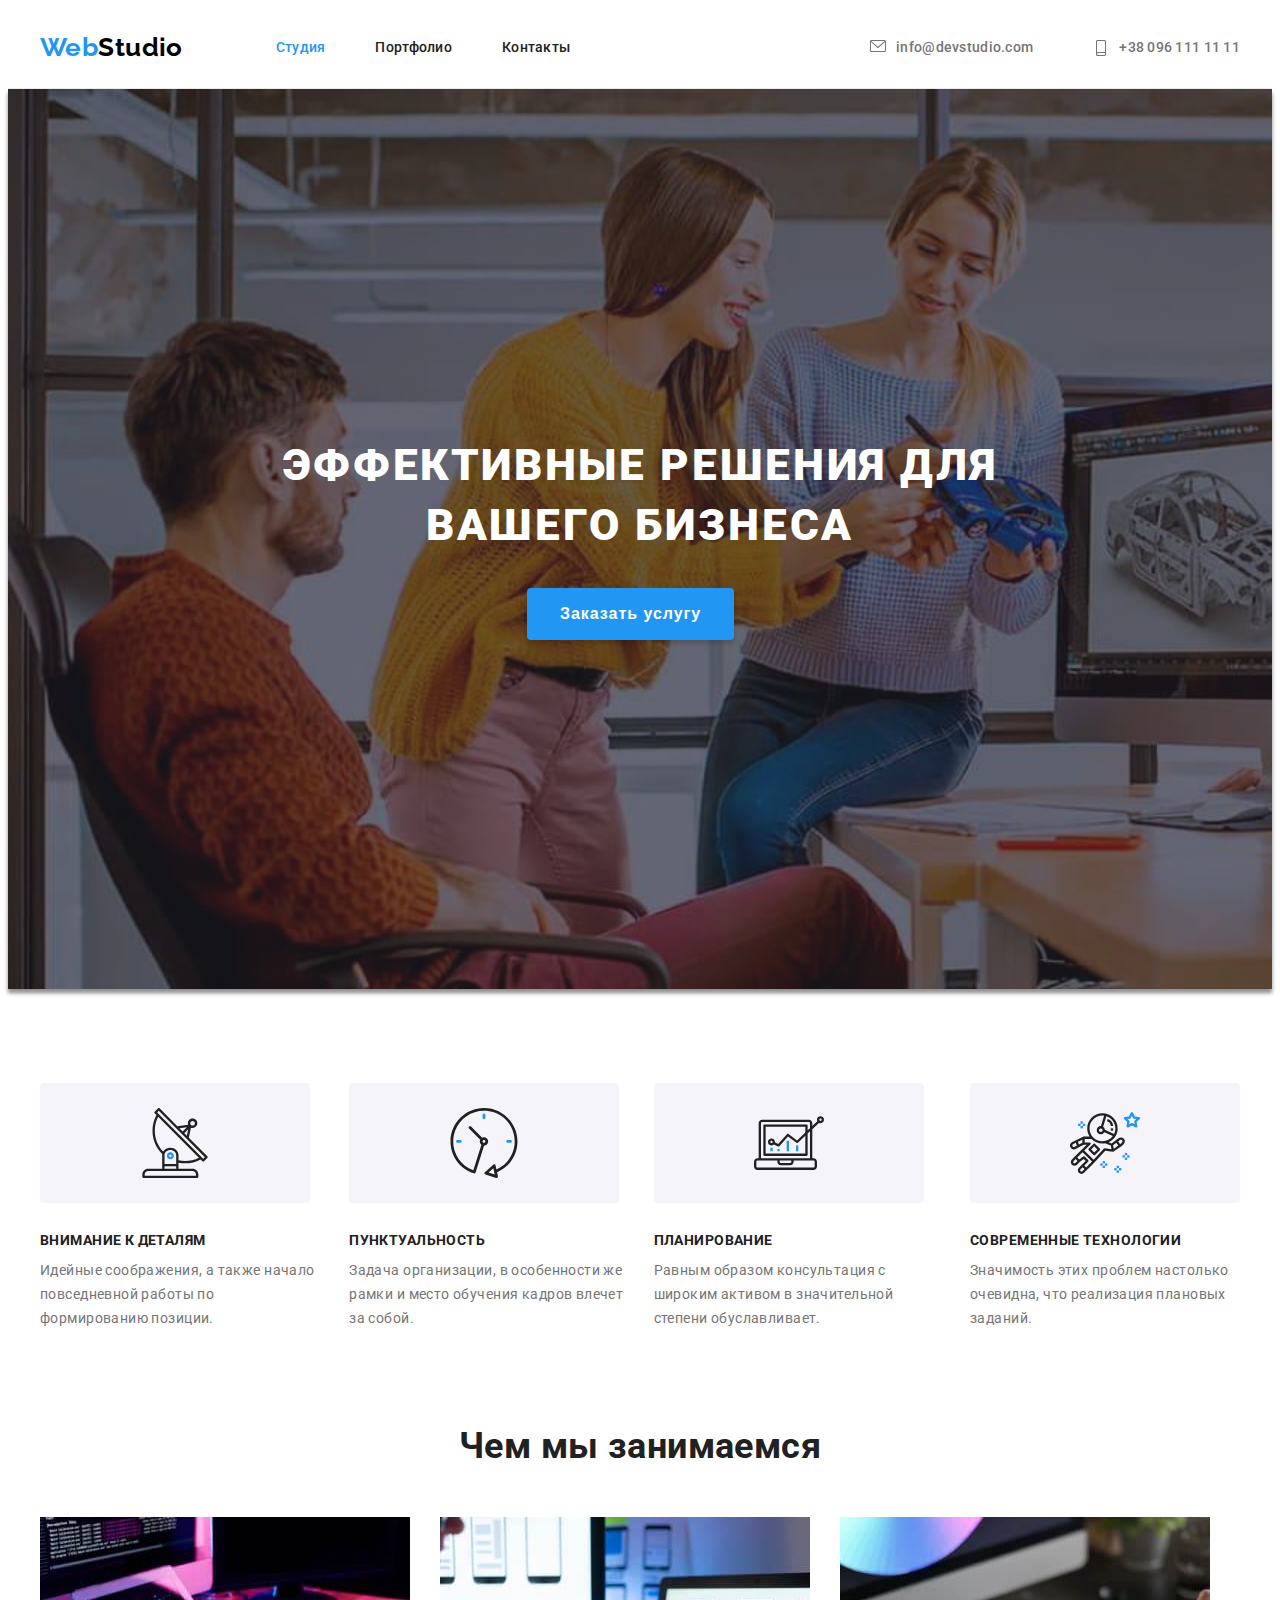
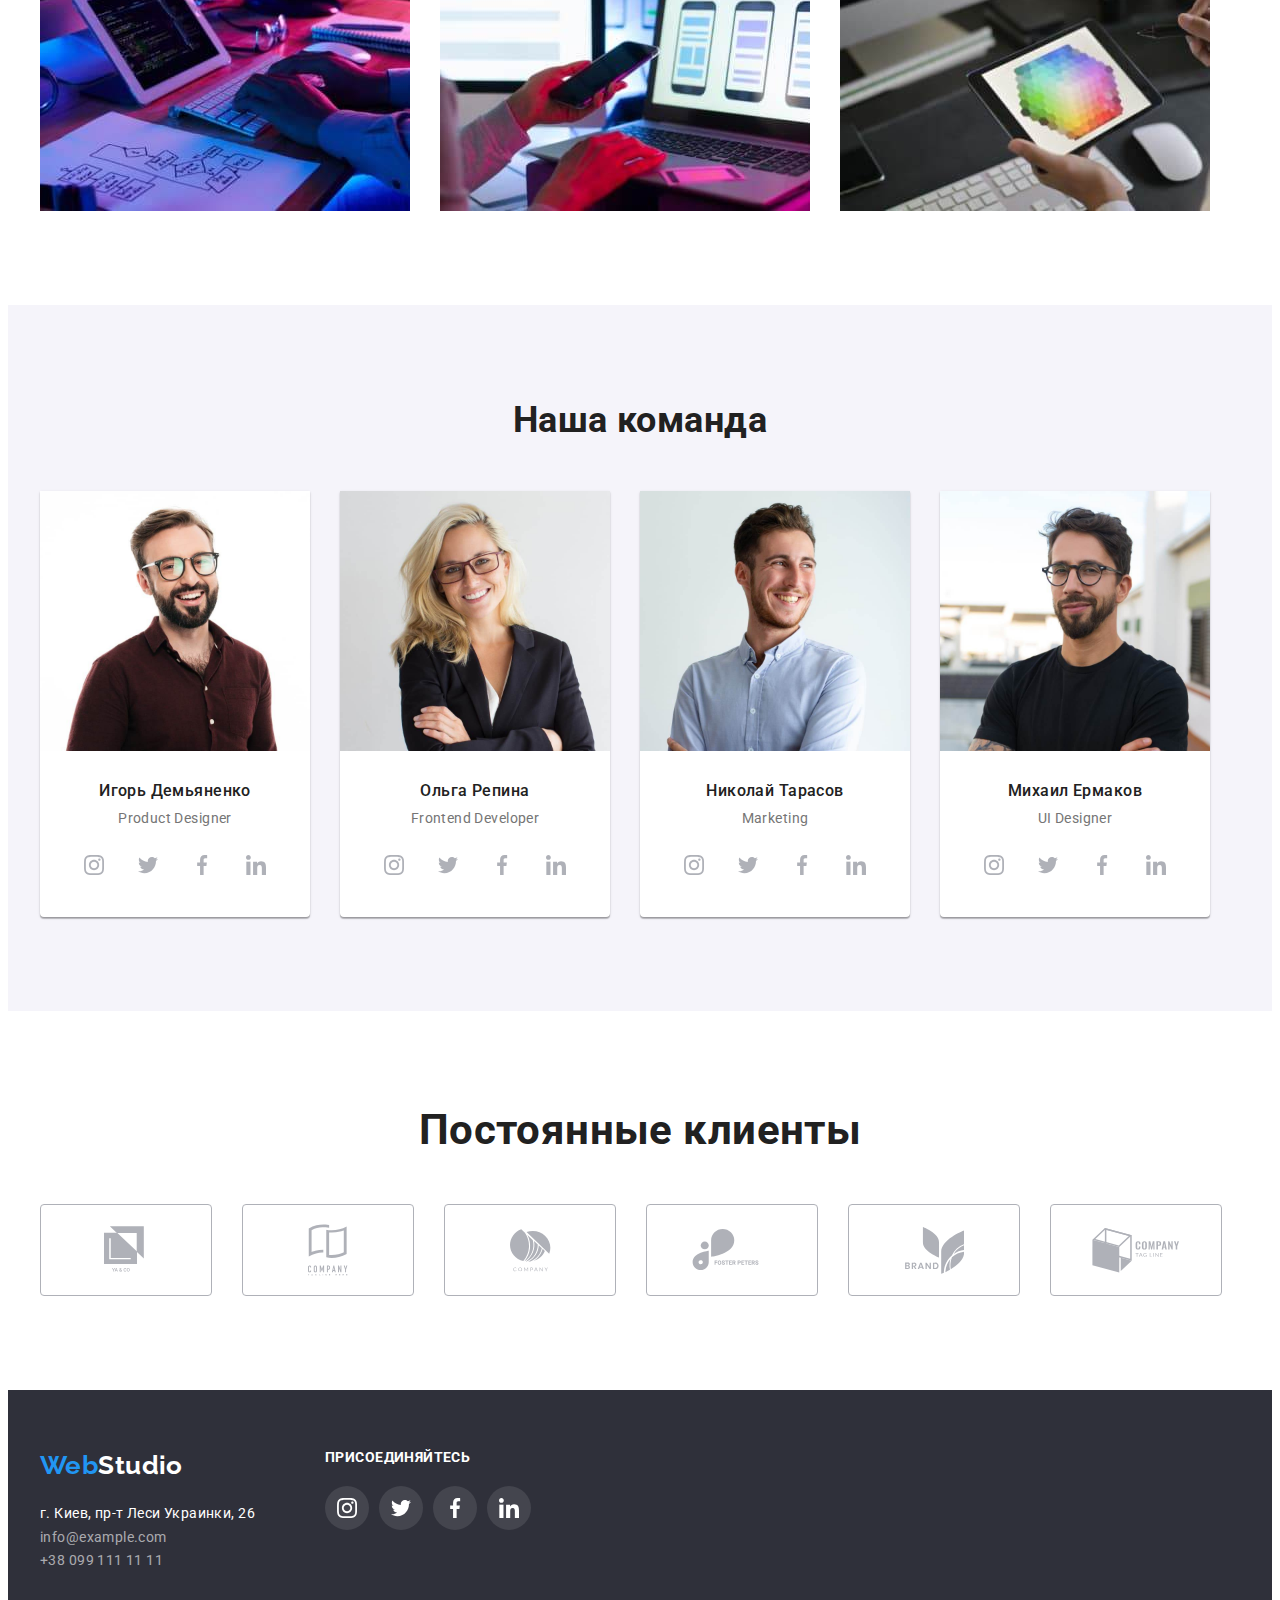
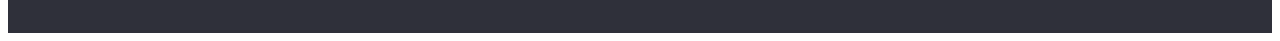
<file: index.html>
<!DOCTYPE html>
<html lang="ru">
  <head>
    <meta charset="UTF-8" />
    <meta name="viewport" content="width=device-width, initial-scale=1.0" />
    <title>Веб-студия</title>
    <link
      rel="stylesheet"
      href="https://cdnjs.cloudflare.com/ajax/libs/modern-normalize/1.0.0/modern-normalize.min.css"
      integrity="sha512-ISS7cAi1PEhQ8jnbJpJZMd29NlhNj4AWYyLOSp2CE/CsHxTCu+r+t0D2yoJudVrd0/8fTVPUVDzY5Tvli75u/g=="
      crossorigin="anonymous"
    />
    <link rel="preconnect" href="https://fonts.gstatic.com" />
    <link
      href="https://fonts.googleapis.com/css2?family=Raleway:wght@700&family=Roboto:wght@400;500;700;900&display=swap"
      rel="stylesheet"
    />
    <link rel="stylesheet" href="./css/styles.css" />
  </head>

  <body>
    <!--Шапка сайта-->
    <header>
      <!--Основная навигация сайта-->
      <div class="container flex">
        <nav class="main-nav flex">
          <a href="./index.html" class="logo">
            <span class="logo-start">Web</span
            ><span class="logo-end">Studio</span>
          </a>
          <ul class="nav-site list flex">
            <li class="item">
              <a href="./index.html" class="nav-link current">Студия</a>
            </li>
            <li class="item">
              <a href="./portfolio.html" class="nav-link">Портфолио</a>
            </li>
            <li class="item">
              <a href="./index.html" class="nav-link">Контакты</a>
            </li>
          </ul>
        </nav>
        <ul class="contact list flex">
          <li class="item">
            <a href="mailto:info@devstudio.com" class="contact-link flex">
              <svg class="contact-icon" width="16" height="12">
                <use href="./images/sprite.svg#icon-envelope"></use>
              </svg>
              info@devstudio.com
            </a>
          </li>

          <li class="item">
            <a href="tel:+380961111111" class="contact-link flex">
              <svg class="contact-icon" width="10" height="16">
                <use href="./images/sprite.svg#icon-smartphone"></use>
              </svg>
              +38 096 111 11 11
            </a>
          </li>
        </ul>
      </div>
    </header>

    <!--Главная страница контента-->
    <main>
      <!--Герой-->
      <section class="hero-overlay">
        <div class="container flex">
          <div class="hero-content">
            <h1 class="hero-title">Эффективные решения для вашего бизнеса</h1>
            <button class="button" type="button">Заказать услугу</button>
          </div>
        </div>
      </section>
      <!--Особенности-->
      <section class="features flex">
        <div class="container">
          <h2 class="visually-hidden">Особенности</h2>
          <ul class="features-info list flex">
            <li class="item">
              <div class="features-icon">
                <svg width="70" height="70">
                  <use href="./images/sprite.svg#icon-antenna"></use>
                </svg>
              </div>
              <h3 class="features-title">Внимание к деталям</h3>
              <p class="features-text">
                Идейные соображения, а также начало повседневной работы по
                формированию позиции.
              </p>
            </li>
            <li class="item">
              <div class="features-icon">
                <svg width="70" height="70">
                  <use href="./images/sprite.svg#icon-clock"></use>
                </svg>
              </div>
              <h3 class="features-title">Пунктуальность</h3>
              <p class="features-text">
                Задача организации, в особенности же рамки и место обучения
                кадров влечет за собой.
              </p>
            </li>
            <li class="item">
              <div class="features-icon">
                <svg width="70" height="70">
                  <use href="./images/sprite.svg#icon-diagram"></use>
                </svg>
              </div>
              <h3 class="features-title">Планирование</h3>
              <p class="features-text">
                Равным образом консультация с широким активом в значительной
                степени обуславливает.
              </p>
            </li>
            <li class="item">
              <div class="features-icon">
                <svg width="70" height="70">
                  <use href="./images/sprite.svg#icon-astronaut"></use>
                </svg>
              </div>
              <h3 class="features-title">Современные технологии</h3>
              <p class="features-text">
                Значимость этих проблем настолько очевидна, что реализация
                плановых заданий.
              </p>
            </li>
          </ul>
        </div>
      </section>
      <!--Основные направления-->
      <section class="direct">
        <h2 class="subtitle">Чем мы занимаемся</h2>
        <div class="container">
          <ul class="direct-info list flex">
            <li class="item">
              <img
                src="./images/WorkofNout.jpg"
                alt="Программст работает за своим рабочим столом"
                width="370"
              />
            </li>
            <li class="item">
              <img
                src="./images/WorkofTel.jpg"
                alt="Создатели
              работают в интерфейсе мобильного телефона"
                width="370"
              />
            </li>
            <li class="item">
              <img
                src="./images/WorkofIpad.jpg"
                alt="Дизайнер
              работает с графиком выбора цвета на планшете"
                width="370"
              />
            </li>
          </ul>
        </div>
      </section>
      <!--Команда-->
      <section class="team">
        <h2 class="subtitle">Наша команда</h2>
        <div class="container flex">
          <div class="team-info">
            <img
              src="./images/ProductDes.jpg"
              alt="Фото мужчины дизайнера проекта"
              width="270"
            />

            <h3 class="team-name">Игорь Демьяненко</h3>
            <p lang="en" class="team-text">Product Designer</p>
            <ul class="icons list">
              <li>
                <a class="team-icon" href="https://www.instagram.com">
                  <svg class="icon" width="20" height="20">
                    <use href="./images/sprite.svg#icon-instagram"></use>
                  </svg>
                </a>
              </li>
              <li>
                <a class="team-icon" href="https://twitter.com">
                  <svg class="icon" width="20" height="20">
                    <use href="./images/sprite.svg#icon-twitter"></use>
                  </svg>
                </a>
              </li>
              <li>
                <a class="team-icon" href="https://uk-ua.facebook.com">
                  <svg class="icon" width="20" height="20">
                    <use href="./images/sprite.svg#icon-facebook"></use>
                  </svg>
                </a>
              </li>
              <li>
                <a class="team-icon" href="https://ru.linkedin.com">
                  <svg class="icon" width="20" height="20">
                    <use href="./images/sprite.svg#icon-linkedin"></use>
                  </svg>
                </a>
              </li>
            </ul>
          </div>

          <div class="team-info">
            <img
              src="./images/FrontenedDev.jpg"
              alt="Фото женщины разработчика"
              width="270"
            />

            <h3 class="team-name">Ольга Репина</h3>
            <p lang="en" class="team-text">Frontend Developer</p>

            <ul class="icons list">
              <li>
                <a class="team-icon" href="https://www.instagram.com">
                  <svg class="icon" width="20" height="20">
                    <use href="./images/sprite.svg#icon-instagram"></use>
                  </svg>
                </a>
              </li>
              <li>
                <a class="team-icon" href="https://twitter.com">
                  <svg class="icon" width="20" height="20">
                    <use href="./images/sprite.svg#icon-twitter"></use>
                  </svg>
                </a>
              </li>
              <li>
                <a class="team-icon" href="https://uk-ua.facebook.com">
                  <svg class="icon" width="20" height="20">
                    <use href="./images/sprite.svg#icon-facebook"></use>
                  </svg>
                </a>
              </li>
              <li>
                <a class="team-icon" href="https://ru.linkedin.com">
                  <svg class="icon" width="20" height="20">
                    <use href="./images/sprite.svg#icon-linkedin"></use>
                  </svg>
                </a>
              </li>
            </ul>
          </div>

          <div class="team-info">
            <img
              src="./images/Marketing.jpg"
              alt="Фото мужчины маркетолога"
              width="270"
            />

            <h3 class="team-name">Николай Тарасов</h3>
            <p lang="en" class="team-text">Marketing</p>

            <ul class="icons list">
              <li>
                <a class="team-icon" href="https://www.instagram.com">
                  <svg class="icon" width="20" height="20">
                    <use href="./images/sprite.svg#icon-instagram"></use>
                  </svg>
                </a>
              </li>
              <li>
                <a class="team-icon" href="https://twitter.com">
                  <svg class="icon" width="20" height="20">
                    <use href="./images/sprite.svg#icon-twitter"></use>
                  </svg>
                </a>
              </li>
              <li>
                <a class="team-icon" href="https://uk-ua.facebook.com">
                  <svg class="icon" width="20" height="20">
                    <use href="./images/sprite.svg#icon-facebook"></use>
                  </svg>
                </a>
              </li>
              <li>
                <a class="team-icon" href="https://ru.linkedin.com">
                  <svg class="icon" width="20" height="20">
                    <use href="./images/sprite.svg#icon-linkedin"></use>
                  </svg>
                </a>
              </li>
            </ul>
          </div>

          <div class="team-info">
            <img
              src="./images/Desiner.jpg"
              alt="Фото мужчины дизайнера проекта"
              width="270"
            />

            <h3 class="team-name">Михаил Ермаков</h3>
            <p lang="en" class="team-text">UI Designer</p>

            <ul class="icons list">
              <li>
                <a class="team-icon" href="https://www.instagram.com">
                  <svg class="icon" width="20" height="20">
                    <use href="./images/sprite.svg#icon-instagram"></use>
                  </svg>
                </a>
              </li>
              <li>
                <a class="team-icon" href="https://twitter.com">
                  <svg class="icon" width="20" height="20">
                    <use href="./images/sprite.svg#icon-twitter"></use>
                  </svg>
                </a>
              </li>
              <li>
                <a class="team-icon" href="https://uk-ua.facebook.com">
                  <svg class="icon" width="20" height="20">
                    <use href="./images/sprite.svg#icon-facebook"></use>
                  </svg>
                </a>
              </li>
              <li>
                <a class="team-icon" href="https://ru.linkedin.com">
                  <svg class="icon" width="20" height="20">
                    <use href="./images/sprite.svg#icon-linkedin"></use>
                  </svg>
                </a>
              </li>
            </ul>
          </div>
        </div>
      </section>
      <section class="clients">
        <h3 class="clients-text">Постоянные клиенты</h3>
        <div class="container">
          <ul class="flex list">
            <li class="item-clients">
              <a href="#" class="link">
                <svg class="icon-clients" width="44" height="49">
                  <use href="./images/sprite.svg#icon-logo-1"></use>
                </svg>
              </a>
            </li>
            <li class="item-clients">
              <a href="#" class="link">
                <svg class="icon-clients" width="40" height="52">
                  <use href="./images/sprite.svg#icon-logo-2"></use>
                </svg>
              </a>
            </li>
            <li class="item-clients">
              <a href="#" class="link">
                <svg class="icon-clients" width="41" height="43">
                  <use href="./images/sprite.svg#icon-logo-3"></use>
                </svg>
              </a>
            </li>
            <li class="item-clients">
              <a href="#" class="link">
                <svg class="icon-clients" width="80" height="42">
                  <use href="./images/sprite.svg#icon-logo-4"></use>
                </svg>
              </a>
            </li>
            <li class="item-clients">
              <a href="#" class="link">
                <svg class="icon-clients" width="59" height="47">
                  <use href="./images/sprite.svg#icon-logo-5"></use>
                </svg>
              </a>
            </li>
            <li class="item-clients">
              <a href="#" class="link">
                <svg class="icon-clients" width="88" height="45">
                  <use href="./images/sprite.svg#icon-logo-6"></use>
                </svg>
              </a>
            </li>
          </ul>
        </div>
      </section>
    </main>
    <!--Подвал сайта-->
    <footer class="footer-page">
      <div class="container flex">
        <div>
          <a href="./index.html" class="logo"
            ><span class="logo-start">Web</span
            ><span class="logo-end-footer">Studio</span></a
          >
          <address class="address">
            <span class="address-text">г. Киев, пр-т Леси Украинки, 26</span>
            <br />
            <a href="mailto:info@example.com" class="address-link"
              >info@example.com</a
            >
            <br />
            <a href="tel:+380991111111" class="address-link"
              >+38 099 111 11 11
            </a>
          </address>
        </div>
        <div class="social-links">
          <p class="text">присоединяйтесь</p>
          <ul class="list flex">
            <li class="item-icon">
              <a class="social-link" href="https://www.instagram.com">
                <svg class="social-icon" width="20" height="20">
                  <use href="./images/sprite.svg#icon-instagram"></use>
                </svg>
              </a>
            </li>
            <li class="item-icon">
              <a class="social-link" href="https://twitter.com">
                <svg class="social-icon" width="20" height="20">
                  <use href="./images/sprite.svg#icon-twitter"></use>
                </svg>
              </a>
            </li>
            <li class="item-icon">
              <a class="social-link" href="https://uk-ua.facebook.com">
                <svg class="social-icon" width="20" height="20">
                  <use href="./images/sprite.svg#icon-facebook"></use>
                </svg>
              </a>
            </li>
            <li class="item-icon">
              <a class="social-link" href="https://ru.linkedin.com">
                <svg class="social-icon" width="20" height="20">
                  <use href="./images/sprite.svg#icon-linkedin"></use>
                </svg>
              </a>
            </li>
          </ul>
        </div>
      </div>
    </footer>
  </body>
</html>
</file>
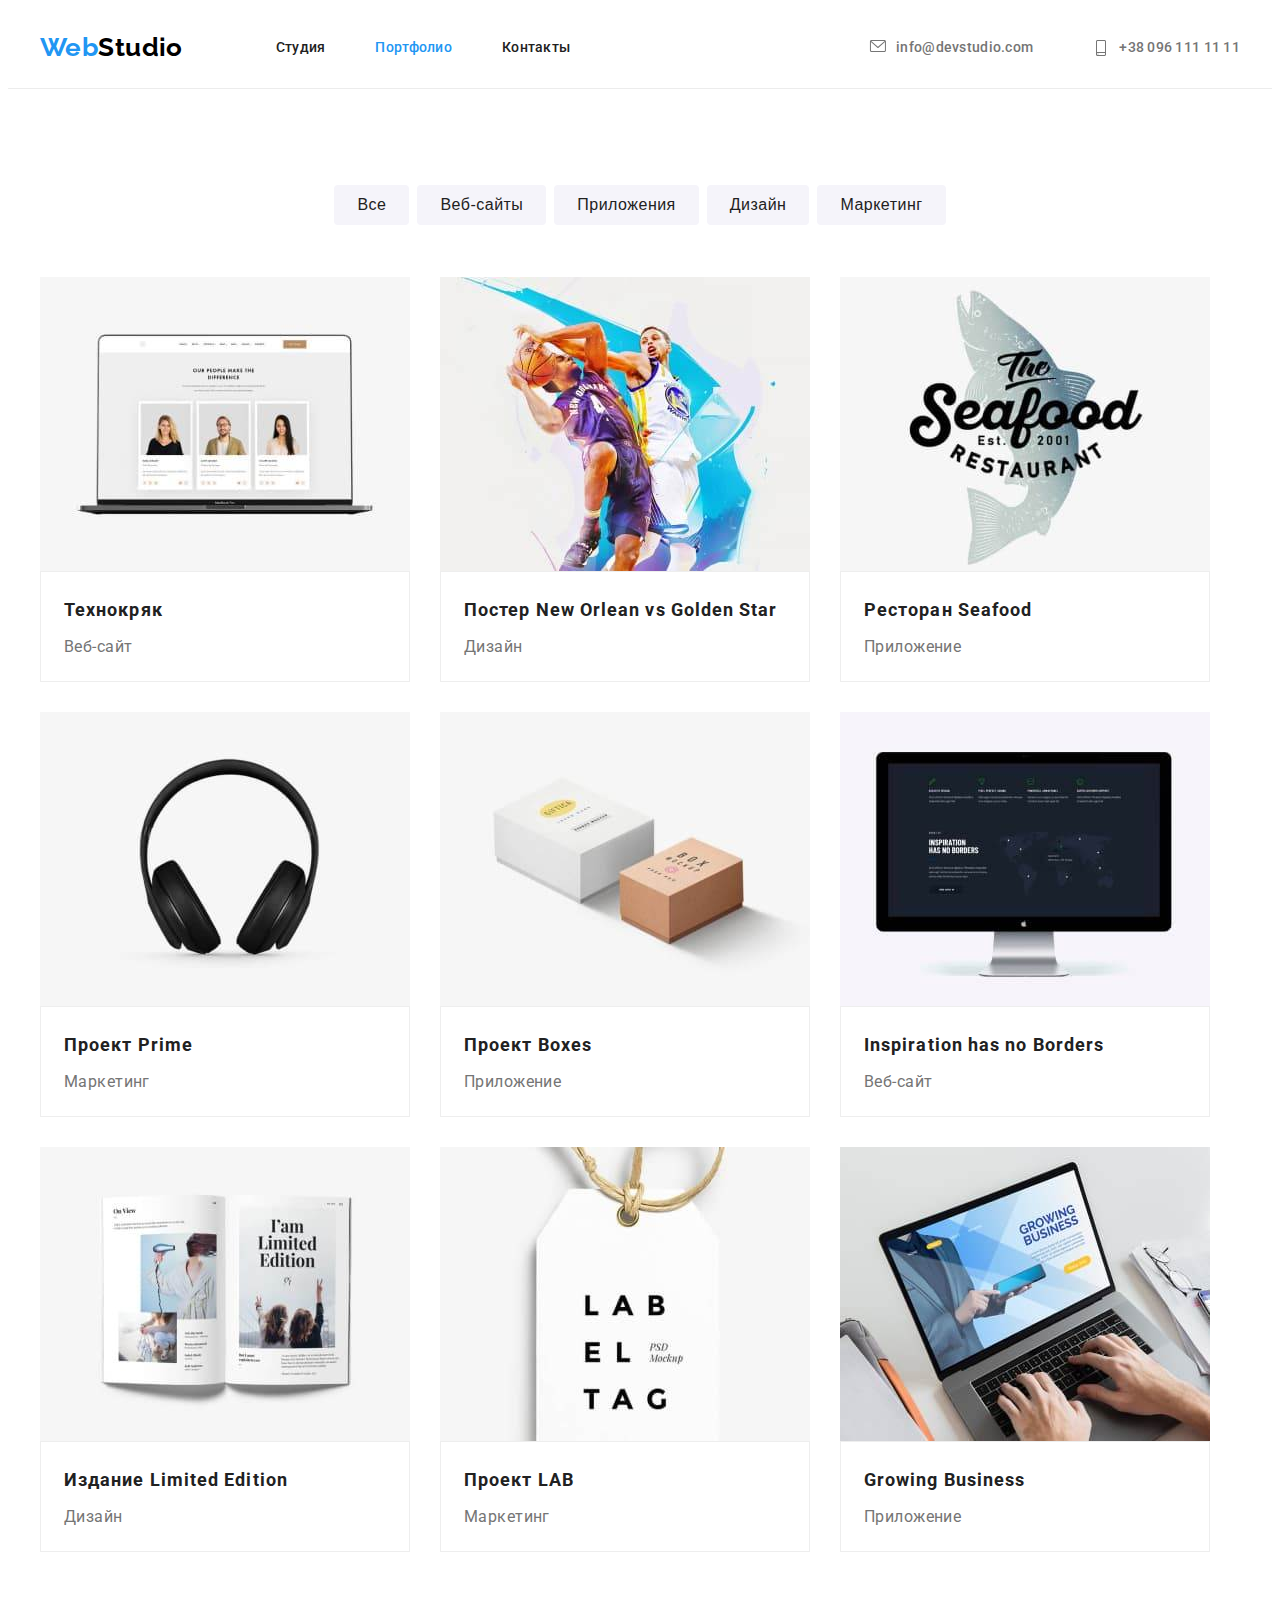
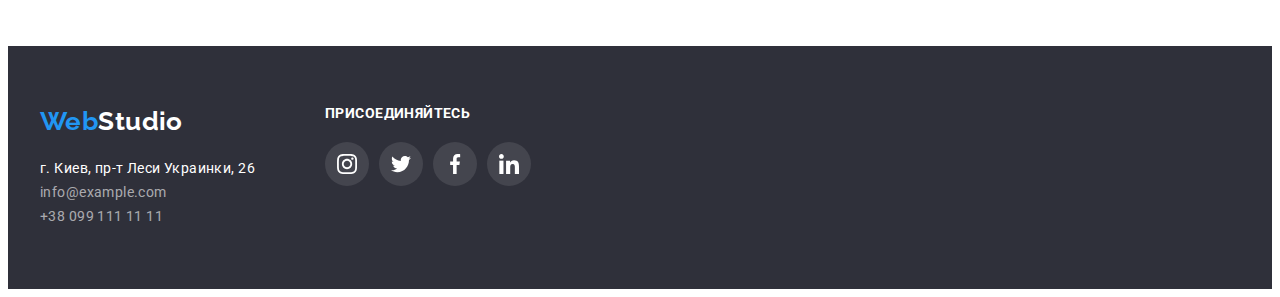
<file: portfolio.html>
<!DOCTYPE html>
<html lang="ru">
  <head>
    <meta charset="UTF-8" />
    <meta name="viewport" content="width=device-width, initial-scale=1.0" />
    <title>Портфолио</title>
    <link
      rel="stylesheet"
      href="https://cdnjs.cloudflare.com/ajax/libs/modern-normalize/1.0.0/modern-normalize.min.css"
      integrity="sha512-ISS7cAi1PEhQ8jnbJpJZMd29NlhNj4AWYyLOSp2CE/CsHxTCu+r+t0D2yoJudVrd0/8fTVPUVDzY5Tvli75u/g=="
      crossorigin="anonymous"
    />
    <link rel="preconnect" href="https://fonts.gstatic.com" />
    <link
      href="https://fonts.googleapis.com/css2?family=Raleway:wght@700&family=Roboto:wght@400;500;700;900&display=swap"
      rel="stylesheet"
    />
    <link rel="stylesheet" href="./css/styles.css" />
  </head>

  <body>
    <!--Шапка сайта-->
    <header>
      <!--Основная навигация сайта-->
      <div class="container flex">
        <nav class="main-nav flex">
          <a href="./index.html" class="logo">
            <span class="logo-start">Web</span
            ><span class="logo-end">Studio</span>
          </a>
          <ul class="nav-site list flex">
            <li class="item">
              <a href="./index.html" class="nav-link">Студия</a>
            </li>
            <li class="item">
              <a href="./portfolio.html" class="nav-link current">Портфолио</a>
            </li>
            <li class="item">
              <a href="./index.html" class="nav-link">Контакты</a>
            </li>
          </ul>
        </nav>
        <ul class="contact list flex">
          <li class="item">
            <a href="mailto:info@devstudio.com" class="contact-link flex">
              <svg class="contact-icon" width="16" height="12">
                <use href="./images/sprite.svg#icon-envelope"></use>
              </svg>
              info@devstudio.com
            </a>
          </li>

          <li class="item flex">
            <a href="tel:+380961111111" class="contact-link flex">
              <svg class="contact-icon" width="10" height="16">
                <use href="./images/sprite.svg#icon-smartphone"></use>
              </svg>
              +38 096 111 11 11
            </a>
          </li>
        </ul>
      </div>
    </header>
    <!--Главная страница контента-->
    <main>
      <section class="project">
        <div class="container">
          <h1 class="visually-hidden">Проекты</h1>
          <!--Кнопки-фильтры-->
          <ul class="btn-filter list">
            <li class="item-btn">
              <button class="btn" type="button">Все</button>
            </li>
            <li class="item-btn">
              <button class="btn" type="button">Веб-сайты</button>
            </li>
            <li class="item-btn">
              <button class="btn" type="button">Приложения</button>
            </li>
            <li class="item-btn">
              <button class="btn" type="button">Дизайн</button>
            </li>
            <li class="item-btn">
              <button class="btn" type="button">Маркетинг</button>
            </li>
          </ul>
          <!--Галерея проектов-->
          <ul class="project-info list">
            <li class="project-item">
              <a href="#" class="project-link">
                <img
                  src="./images/laptop.jpg"
                  alt="Экран ноутбука с открытой страницей веб-сайта"
                  width="370"
                />
                <div class="project-list">
                  <h2 class="project-title">Технокряк</h2>
                  <p class="project-text">Веб-сайт</p>
                </div>
              </a>
            </li>
            <li class="project-item">
              <a href="#" class="project-link">
                <img
                  src="./images/poster.jpg"
                  alt="Постер двух баскетболистов из команды Новый Орлеан и Золотая Звезда"
                  width="370"
                />
                <div class="project-list">
                  <h2 class="project-title">
                    Постер New Orlean vs Golden Star
                  </h2>
                  <p class="project-text">Дизайн</p>
                </div>
              </a>
            </li>
            <li class="project-item">
              <a href="#" class="project-link">
                <img
                  src="./images/logo-of-restaurent.jpg"
                  alt="Логотип ресторана SeaFood"
                  width="370"
                />
                <div class="project-list">
                  <h2 class="project-title">Ресторан Seafood</h2>
                  <p class="project-text">Приложение</p>
                </div>
              </a>
            </li>
            <li class="project-item">
              <a href="#" class="project-link">
                <img
                  src="./images/headphones.jpg"
                  alt="Беспроводные наушники"
                  width="370"
                />
                <div class="project-list">
                  <h2 class="project-title">Проект Prime</h2>
                  <p class="project-text">Маркетинг</p>
                </div>
              </a>
            </li>
            <li class="project-item">
              <a href="#" class="project-link">
                <img src="./images/boxes.jpg" alt="Две коробки" width="370" />
                <div class="project-list">
                  <h2 class="project-title">Проект Boxes</h2>
                  <p class="project-text">Приложение</p>
                </div>
              </a>
            </li>
            <li class="project-item">
              <a href="#" class="project-link">
                <img
                  src="./images/monitor.jpg"
                  alt="Монитор с открытой страницей веб-сайта"
                  width="370"
                />
                <div class="project-list">
                  <h2 lang="en" class="project-title">
                    Inspiration has no Borders
                  </h2>
                  <p class="project-text">Веб-сайт</p>
                </div>
              </a>
            </li>
            <li class="project-item">
              <a href="#" class="project-link">
                <img
                  src="./images/journal.jpg"
                  alt="Открытая страница издания с надписью Я-ограниченный выпуск"
                  width="370"
                />
                <div class="project-list">
                  <h2 class="project-title">Издание Limited Edition</h2>
                  <p class="project-text">Дизайн</p>
                </div>
              </a>
            </li>
            <li class="project-item">
              <a href="#" class="project-link">
                <img src="./images/label.jpg" alt="Ярлык тег" width="370" />
                <div class="project-list">
                  <h2 class="project-title">Проект LAB</h2>
                  <p class="project-text">Маркетинг</p>
                </div>
              </a>
            </li>
            <li class="project-item">
              <a href="#" class="project-link">
                <img
                  src="./images/project.jpg"
                  alt="Работающий человек за ноутбуком с открытой страницей приложения Растущий бизнес"
                  width="370"
                />
                <div class="project-list">
                  <h2 lang="en" class="project-title list">Growing Business</h2>
                  <p class="project-text">Приложение</p>
                </div>
              </a>
            </li>
          </ul>
        </div>
      </section>
    </main>
    <!--Подвал сайта-->
    <footer class="footer-page">
      <div class="container flex">
        <div>
          <a href="./index.html" class="logo"
            ><span class="logo-start">Web</span
            ><span class="logo-end-footer">Studio</span></a
          >
          <address class="address">
            <span class="address-text">г. Киев, пр-т Леси Украинки, 26</span>
            <br />
            <a href="mailto:info@example.com" class="address-link"
              >info@example.com</a
            >
            <br />
            <a href="tel:+380991111111" class="address-link"
              >+38 099 111 11 11
            </a>
          </address>
        </div>
        <div class="social-links">
          <p class="text">присоединяйтесь</p>
          <ul class="list flex">
            <li class="item-icon">
              <a class="social-link" href="#">
                <svg class="social-icon" width="20" height="20">
                  <use href="./images/sprite.svg#icon-instagram"></use>
                </svg>
              </a>
            </li>
            <li class="item-icon">
              <a class="social-link" href="#">
                <svg class="social-icon" width="20" height="20">
                  <use href="./images/sprite.svg#icon-twitter"></use>
                </svg>
              </a>
            </li>
            <li class="item-icon">
              <a class="social-link" href="#">
                <svg class="social-icon" width="20" height="20">
                  <use href="./images/sprite.svg#icon-facebook"></use>
                </svg>
              </a>
            </li>
            <li class="item-icon">
              <a class="social-link" href="#">
                <svg class="social-icon" width="20" height="20">
                  <use href="./images/sprite.svg#icon-linkedin"></use>
                </svg>
              </a>
            </li>
          </ul>
        </div>
      </div>
    </footer>
  </body>
</html>
</file>
<file: css/styles.css>
/* основной цвет фона #E5E5E5 */
/* вторичный цвет фона  #2f303a */
/* белый цвет #FFFFFF */
/* основной цвет текста #212121 */
/* вторичный цвет текста #757575 */
/* акцентный цвет #2196F3 */

:root {
  --primary-text-color: #212121;
  --secondary-text-color: #757575;
  --accent-color: #2196f3;
  --primary-background-color: #ffffff;
  --secondary-background-color: #f5f4fa;
  --accent-background-color: #2f303a;
  --primary-font-size: 14px;
  --secondary-font-size: 16px;
  --primary-font-weight: 500;
  --secondary-font-weight: 700;
}

body {
  font-family: "Roboto", sans-serif;
  font-size: var(--primary-font-size);
  line-height: 1.14;
  letter-spacing: 0.03em;
  color: var(--primary-text-color);

  background-color: var(--primary-background-color);
}

header {
  border-bottom: 1px solid #ececec;
}

img {
  display: block;

  max-width: 100%;
  height: auto;
}

h1,
h2,
h3 {
  margin-top: 0;
}

p {
  margin: 0;
}

/*Убирает подчеркивание у ссылок*/

a {
  text-decoration: none;
}

/*Убирает маркеры и отступы*/

.list {
  margin: 0;
  padding: 0;

  list-style: none;
}

/*Скрывает заголовки*/

.visually-hidden {
  position: absolute;
  clip: rect(0 0 0 0);
  width: 1px;
  height: 1px;
  margin: -1px;
}

/*Основной контейнер*/

.container {
  margin-right: auto;
  margin-left: auto;
  padding: 0px 15px;

  width: 1200px;
}

.flex {
  display: flex;
}

/* Кнопки */
.button,
.btn {
  margin: 2px 0;
  font-size: var(--secondary-font-size);

  border-radius: 4px;
  border: solid 1px transparent;

  cursor: pointer;
  text-decoration: none;
  outline: none;
}

.button {
  padding: 10px 32px;
  margin-left: 247px;

  font-weight: var(--secondary-font-weight);
  line-height: 1.87;
  letter-spacing: 0.06em;
  color: var(--primary-background-color);

  background-color: var(--accent-color);

  box-shadow: 0px 4px 4px rgba(0, 0, 0, 0.15);
}

.btn {
  padding: 6px 22px;

  font-weight: var(--primary-font-weight);
  line-height: 1.62;
  letter-spacing: 0.03em;
  color: var(--primary-text-color);

  background-color: var(--secondary-background-color);
}

.btn:hover,
.btn:focus {
  color: var(--primary-background-color);

  background-color: var(--accent-color);
}

.button:hover,
.button:focus {
  background-color: #188ce8;
  box-shadow: 0px 4px 4px rgba(0, 0, 0, 0.25);
}

.btn-filter {
  margin-bottom: 50px;

  display: flex;
  justify-content: center;
}

/* Шапка сайта */

/* Основная навигация сайта */

.main-nav {
  align-items: center;
}

/* Логотип сайта */

.logo {
  margin-right: auto;

  font-family: "Raleway", sans-serif;
  font-size: 26px;
  font-weight: var(--secondary-font-weight);
  line-height: 1.2;
}

.logo-start {
  color: var(--accent-color);
}
.logo-end {
  color: #000000;
}

.logo-end-footer {
  color: var(--primary-background-color);
}

/* Навигация сайта*/

.nav-site {
  margin-left: 93px;
}

.contact {
  margin-left: auto;
}

.contact-link {
  padding-top: 32px;
  padding-bottom: 32px;
}

.nav-site .item + .item,
.contact .item + .item {
  margin-left: 50px;
}

.nav-link,
.contact-link {
  font-weight: var(--primary-font-weight);
  letter-spacing: 0.02em;
}

.nav-link {
  color: var(--primary-text-color);
}

.contact-icon {
  width: 36px;

  fill: currentColor;
}

.contact-icon:hover,
.contact-icon:focus {
  fill: var(--accent-color);
}

.contact-link {
  color: var(--secondary-text-color);
}

.nav-site .nav-link.current {
  color: var(--accent-color);
}

.nav-link:hover,
.nav-link:focus,
.contact-link:hover,
.contact-link:focus {
  color: var(--accent-color);
}

/*Главная страница Студии*/

/* Секция Герой*/
.hero-overlay {
  margin-right: auto;
  margin-left: auto;

  height: 100vh;

  background-color: #c4c4c4;

  background-image: linear-gradient(
      to right,
      rgba(47, 48, 58, 0.4),
      rgba(47, 48, 58, 0.4)
    ),
    url("../images/hero.jpg");

  background-size: cover;

  box-shadow: 0px 4px 4px rgba(0, 0, 0, 0.25), 0px 4px 4px rgba(0, 0, 0, 0.25);
}

.hero-overlay .container {
  align-items: center;
  justify-content: center;

  height: 100%;
}

.hero-content {
  width: 60%;
}

.hero-title {
  margin-bottom: 30px;

  font-weight: 900;
  font-size: 44px;
  line-height: 1.36;
  letter-spacing: 0.06em;
  color: var(--primary-background-color);
  text-align: center;
}

/*Включает заглавные буквы*/
.hero-title,
.features-title,
.text {
  text-transform: uppercase;
}

/* Секция Особенности */

.features,
.team,
.project {
  padding: 94px 0px;
}

.features-info .item + .item,
.direct-info .item + .item {
  margin-left: 30px;
}

/*Добавляет иконки*/

.features-icon {
  margin-bottom: 30px;

  display: flex;
  align-items: center;
  justify-content: center;
  width: 270px;
  height: 120px;

  background-color: var(--secondary-background-color);

  border-radius: 4px;
}

.features-title {
  margin-bottom: 10px;

  font-size: var(--primary-font-size);
}

.features-text {
  line-height: 1.71;
  color: var(--secondary-text-color);
}

/* Секция Основные направления */

.subtitle {
  margin-bottom: 50px;

  font-size: 36px;
  line-height: 1.17;
  text-align: center;
}

.direct {
  padding-bottom: 94px;
}

/* Секция Команда */
.team {
  background-color: var(--secondary-background-color);
}

.team-info {
  margin-right: 30px;

  background-color: var(--primary-background-color);

  box-shadow: 0px 1px 3px rgba(0, 0, 0, 0.12), 0px 1px 1px rgba(0, 0, 0, 0.14),
    0px 2px 1px rgba(0, 0, 0, 0.2);
  border-radius: 0px 0px 4px 4px;
}

.team-info:nth-child(4n) {
  margin-right: 0;
}

.team-name,
.team-text {
  line-height: 1.19;
  text-align: center;
}

.team-name {
  margin-top: 30px;
  margin-bottom: 10px;

  font-weight: var(--primary-font-weight);
}

.team-text {
  margin-bottom: 16px;

  color: var(--secondary-text-color);
}

.icons {
  margin: 0px 32px 30px 32px;

  display: flex;
  align-items: center;
  justify-content: space-between;
}

.team-icon {
  display: flex;
  align-items: center;
  justify-content: center;
  width: 44px;
  height: 44px;

  color: #afb1b8;

  background-color: var(--primary-background-color);

  border-radius: 50%;
}

.icon {
  fill: currentColor;
}

.team-icon:hover,
.team-icon:focus {
  color: var(--primary-background-color);
  background-color: var(--accent-color);
}

/*Главная страница Портфолио*/

.item-btn {
  margin-right: 8px;
}

.item-btn:last-child {
  margin-right: 0;
}

.project-info {
  display: flex;
  flex-wrap: wrap;
  flex-basis: calc(100% / 3 - 30px);

  background-color: var(--primary-background-color);
}

.project-item {
  margin-right: 30px;
  margin-bottom: 30px;

  display: flex;
}

.project-link:hover,
.project-link:focus {
  box-shadow: 0px 1px 1px rgba(0, 0, 0, 0.12), 0px 4px 4px rgba(0, 0, 0, 0.06),
    1px 4px 6px rgba(0, 0, 0, 0.16);
}

.project-item:nth-child(3n) {
  margin-right: 0;
}

.project-list {
  padding: 20px 0px 19px 23px;

  border: 1px solid #eeeeee;
}

.project-item:nth-last-child(-n + 3) {
  margin-bottom: 0;
}

.project-title {
  margin-bottom: 4px;

  font-size: 18px;
  line-height: 2;
  letter-spacing: 0.06em;
  color: var(--primary-text-color);
}

.project-text {
  font-size: var(--secondary-font-size);
  line-height: 1.87;
  color: var(--secondary-text-color);
}

/*Клиенты*/

.clients {
  padding: 94px 0px;

  font-size: 36px;
  line-height: 1.17;
  text-align: center;
}

.link {
  display: flex;
  align-items: center;
  justify-content: center;
  width: 170px;
  height: 90px;

  color: #afb1b8;

  border: 1px solid #afb1b8;
  border-radius: 4px;
}

.clients-text {
  margin-bottom: 50px;
}

.item-clients {
  margin-right: 30px;
}

.icon-clients {
  fill: currentColor;
}

.item-clients:last-child {
  margin-right: 0;
}

.link:hover,
.link:focus {
  color: var(--accent-color);
}

/* Подвал сайта */
.footer-page {
  padding: 60px 0px;

  background: var(--accent-background-color);
}

.address {
  margin-top: 20px;

  font-style: normal;
  font-size: var(--primary-font-size);
  line-height: 1.71;
  color: var(--primary-background-color);
}

.address-text,
.address-link {
  padding-bottom: 9px;
}

.address-link {
  color: rgba(255, 255, 255, 0.6);
}

.social-links {
  margin-left: 70px;
}

.text {
  margin-bottom: 20px;

  font-weight: var(--secondary-font-weight);
  color: var(--primary-background-color);
}

.social-link {
  display: flex;
  align-items: center;
  justify-content: center;
  width: 44px;
  height: 44px;

  color: var(--primary-background-color);

  background-color: rgba(255, 255, 255, 0.1);

  border-radius: 50%;
}

.social-icon {
  fill: currentColor;
}

.social-link:hover,
.social-link:focus {
  background-color: var(--accent-color);
}

.item-icon {
  margin-right: 10px;
}

.item-icon:last-child {
  margin-right: 0;
}

/* Кнопки */
</file>
